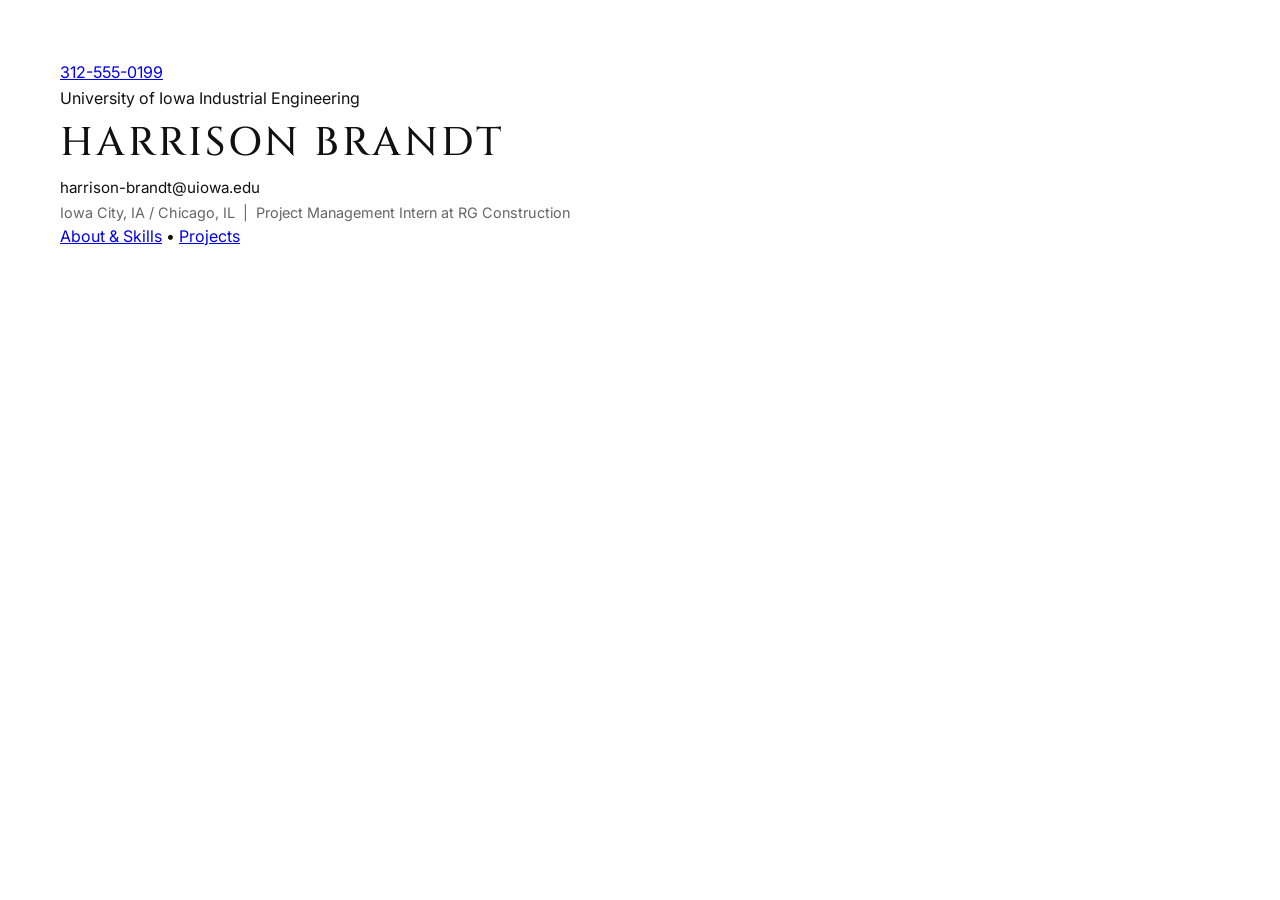
<file: index.html>
<!DOCTYPE html>
<html lang="en">
<head>
    <meta charset="UTF-8">
    <meta name="viewport" content="width=device-width, initial-scale=1.0">
    <title>Harrison Brandt</title>
    <link rel="stylesheet" href="style.css">
    <link rel="preconnect" href="https://fonts.googleapis.com">
    <link rel="preconnect" href="https://fonts.gstatic.com" crossorigin>
    <link href="https://fonts.googleapis.com/css2?family=Cinzel:wght@500;700&family=Inter:wght@300;400;500&display=swap" rel="stylesheet">
</head>
<body class="card-screen">

    <main class="card-wrapper">
        <!-- Top Row -->
        <div class="card-top">
            <div class="card-phone">
                <a href="tel:YOUR_PHONE_NUMBER">312-555-0199</a>
            </div>
            <div class="card-school">
                <span class="main-detail">University of Iowa</span>
                <span class="sub-detail">Industrial Engineering</span>
            </div>
        </div>

        <!-- Center Content (Name with Email directly below) -->
        <div class="card-center">
            <h1 class="person-name">Harrison Brandt</h1>
            <p class="person-email">
                <a href="mailto:harrison-brandt@uiowa.edu">harrison-brandt@uiowa.edu</a>
            </p>
        </div>

        <!-- Bottom Row -->
        <div class="card-bottom">
            <p class="bottom-line">
                Iowa City, IA / Chicago, IL &nbsp;|&nbsp; Project Management Intern at RG Construction
            </p>
            <p class="card-nav">
                <a href="about.html">About & Skills</a> &bull; <a href="projects.html">Projects</a>
            </p>
        </div>
    </main>

</body>
</html>
</file>
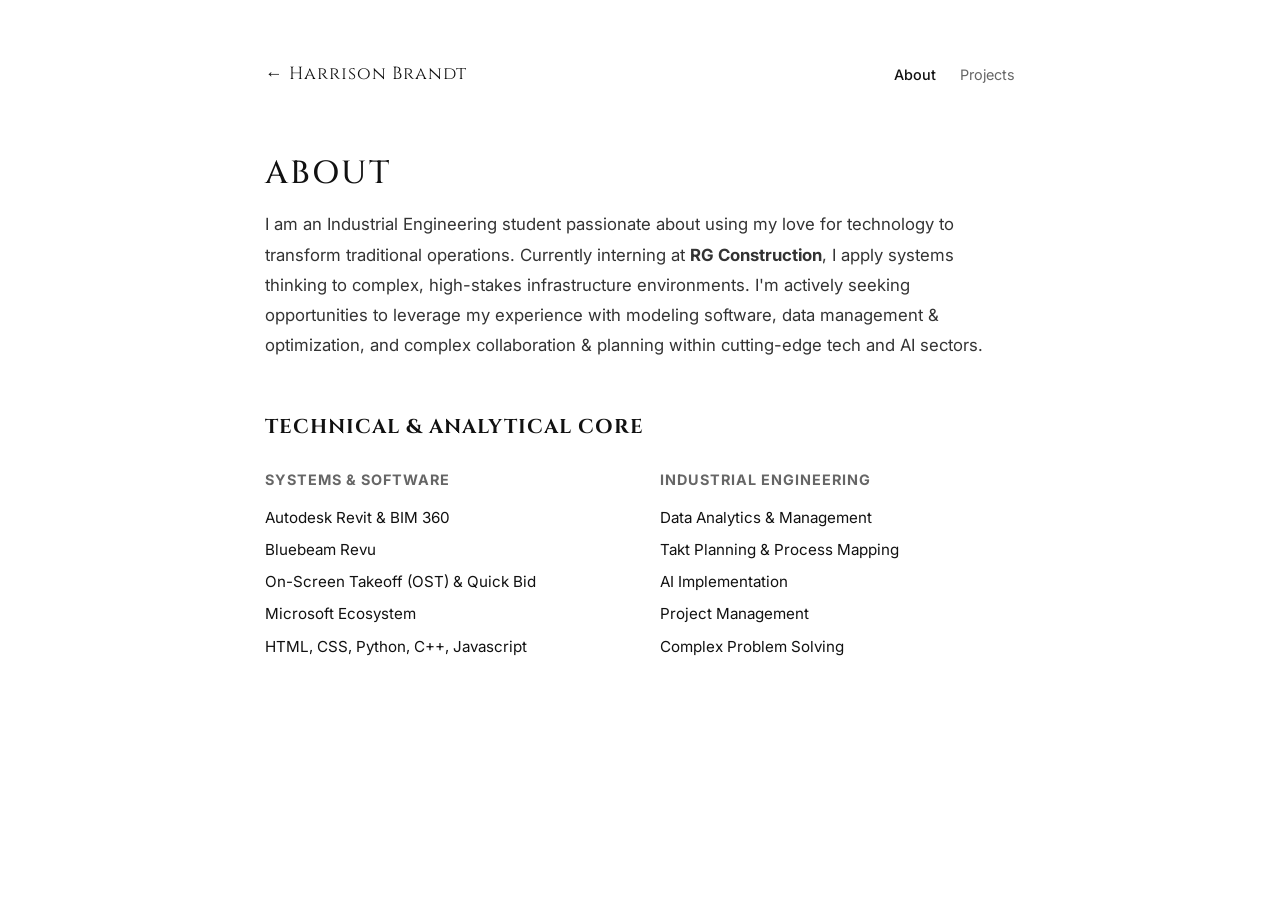
<file: about.html>
<!DOCTYPE html>
<html lang="en">
<head>
    <meta charset="UTF-8">
    <meta name="viewport" content="width=device-width, initial-scale=1.0">
    <title>About | Harrison Brandt</title>
    <link rel="stylesheet" href="style.css">
    <link rel="preconnect" href="https://fonts.googleapis.com">
    <link rel="preconnect" href="https://fonts.gstatic.com" crossorigin>
    <link href="https://fonts.googleapis.com/css2?family=Cinzel:wght@500;700&family=Inter:wght@300;400;500&display=swap" rel="stylesheet">
</head>
<body class="page-screen">

    <main class="minimal-container">
        <nav class="top-nav">
            <a href="index.html" class="back-link">&larr; Harrison Brandt</a>
            <div class="nav-links">
                <a href="about.html" class="active">About</a>
                <a href="projects.html">Projects</a>
            </div>
        </nav>

        <section class="minimal-section">
            <h1 class="page-title">About</h1>
            <p class="about-text">
                I am an Industrial Engineering student passionate about using my love for technology to transform traditional operations. Currently interning at <strong>RG Construction</strong>, I apply systems thinking to complex, high-stakes infrastructure environments. I'm actively seeking opportunities to leverage my experience with modeling software, data management & optimization, and complex collaboration & planning within cutting-edge tech and AI sectors.
            </p>
        </section>

        <section class="minimal-section">
            <h2 class="section-title">Technical & Analytical Core</h2>
            <div class="skills-grid">
                <div class="skill-col">
                    <h3>Systems & Software</h3>
                    <ul>
                        <li>Autodesk Revit & BIM 360</li>
                        <li>Bluebeam Revu</li>
                        <li>On-Screen Takeoff (OST) & Quick Bid</li>
                        <li>Microsoft Ecosystem</li>
                        <li>HTML, CSS, Python, C++, Javascript</li>
                    </ul>
                </div>
                <div class="skill-col">
                    <h3>Industrial Engineering</h3>
                    <ul>
                        <li>Data Analytics & Management</li>
                        <li>Takt Planning & Process Mapping</li>
                        <li>AI Implementation</li>
                        <li>Project Management</li>
                        <li>Complex Problem Solving</li>
                    </ul>
                </div>
            </div>
        </section>
    </main>

</body>
</html>
</file>
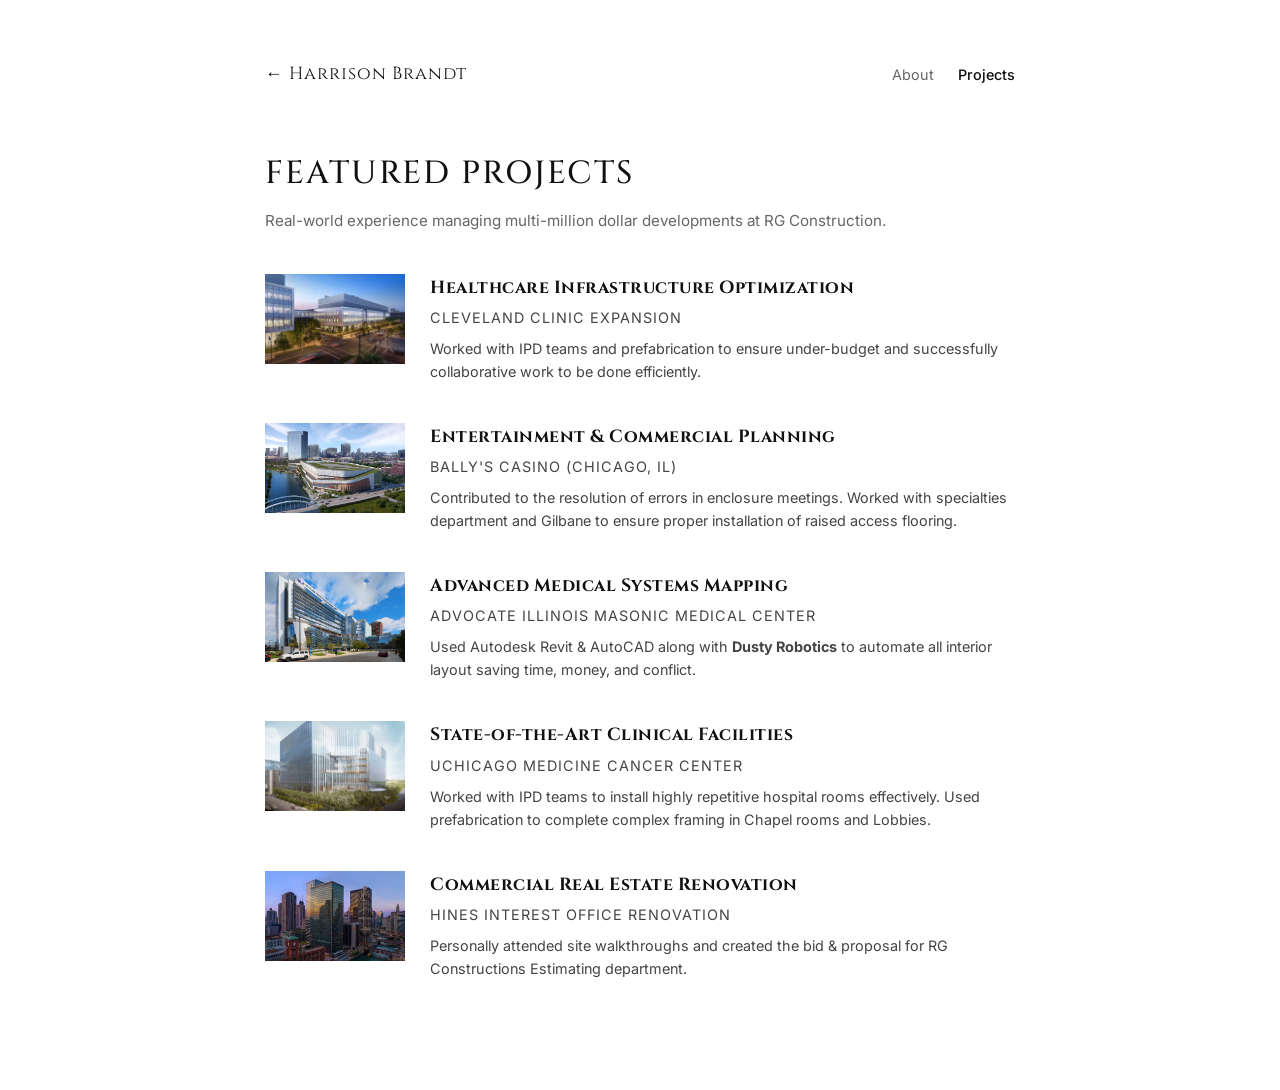
<file: projects.html>
<!DOCTYPE html>
<html lang="en">
<head>
    <meta charset="UTF-8">
    <meta name="viewport" content="width=device-width, initial-scale=1.0">
    <title>Projects | Harrison Brandt</title>
    <link rel="stylesheet" href="style.css">
    <link rel="preconnect" href="https://fonts.googleapis.com">
    <link rel="preconnect" href="https://fonts.gstatic.com" crossorigin>
    <link href="https://fonts.googleapis.com/css2?family=Cinzel:wght@500;700&family=Inter:wght@300;400;500&display=swap" rel="stylesheet">
</head>
<body class="page-screen">

    <main class="minimal-container">
        <nav class="top-nav">
            <a href="index.html" class="back-link">&larr; Harrison Brandt</a>
            <div class="nav-links">
                <a href="about.html">About</a>
                <a href="projects.html" class="active">Projects</a>
            </div>
        </nav>

        <section class="minimal-section">
            <h1 class="page-title">Featured Projects</h1>
            <p class="page-subtitle">Real-world experience managing multi-million dollar developments at RG Construction.</p>

            <div class="projects-list">
                
                <div class="project-item">
                    <div class="project-thumb">
                        <img src="ClevelandClinicExpansion.jpg" alt="Cleveland Clinic Expansion">
                    </div>
                    <div class="project-info">
                        <h3>Healthcare Infrastructure Optimization</h3>
                        <p class="project-meta">Cleveland Clinic Expansion</p>
                        <p>Worked with IPD teams and prefabrication to ensure under-budget and successfully collaborative work to be done efficiently.</p>
                    </div>
                </div>

                <div class="project-item">
                    <div class="project-thumb">
                        <img src="BallysRender.jpg" alt="Bally's Casino Chicago">
                    </div>
                    <div class="project-info">
                        <h3>Entertainment & Commercial Planning</h3>
                        <p class="project-meta">Bally's Casino (Chicago, IL)</p>
                        <p>Contributed to the resolution of errors in enclosure meetings. Worked with specialties department and Gilbane to ensure proper installation of raised access flooring.</p>
                    </div>
                </div>

                <div class="project-item">
                    <div class="project-thumb">
                        <img src="AdvocateCACExpansion25.jpg" alt="Advocate Illinois Masonic Medical Center">
                    </div>
                    <div class="project-info">
                        <h3>Advanced Medical Systems Mapping</h3>
                        <p class="project-meta">Advocate Illinois Masonic Medical Center</p>
                        <p>Used Autodesk Revit & AutoCAD along with <strong>Dusty Robotics</strong> to automate all interior layout saving time, money, and conflict.</p>
                    </div>
                </div>

                <div class="project-item">
                    <div class="project-thumb">
                        <img src="UCMCancerCenter.jpg" alt="UChicago Medicine Cancer Center">
                    </div>
                    <div class="project-info">
                        <h3>State-of-the-Art Clinical Facilities</h3>
                        <p class="project-meta">UChicago Medicine Cancer Center</p>
                        <p>Worked with IPD teams to install highly repetitive hospital rooms effectively. Used prefabrication to complete complex framing in Chapel rooms and Lobbies.</p>
                    </div>
                </div>

                <div class="project-item">
                    <div class="project-thumb">
                        <img src="HinesInterestOfficeRenovation.jpg" alt="Hines Interest Office Renovation">
                    </div>
                    <div class="project-info">
                        <h3>Commercial Real Estate Renovation</h3>
                        <p class="project-meta">Hines Interest Office Renovation</p>
                        <p>Personally attended site walkthroughs and created the bid & proposal for RG Constructions Estimating department.</p>
                    </div>
                </div>

            </div>
        </section>
    </main>

</body>
</html>
</file>
<file: style.css>
:root {
    --bg-color: #ffffff;
    --text-dark: #111111;
    --text-muted: #666666;
    --font-serif: 'Cinzel', serif;
    --font-sans: 'Inter', -apple-system, sans-serif;
}

* {
    box-sizing: border-box;
    margin: 0;
    padding: 0;
}

body {
    background-color: var(--bg-color);
    color: var(--text-dark);
    font-family: var(--font-sans);
    line-height: 1.6;
    -webkit-font-smoothing: antialiased;
}

/* ================= FRONT PAGE LAYOUT ================= */
.card-screen {
    height: 100vh;
    width: 100vw;
    overflow: hidden;
    position: relative;
    padding: 60px;
}

.card-layout {
    height: 100%;
    width: 100%;
    position: relative;
}

.top-left {
    position: absolute;
    top: 0;
    left: 0;
    font-size: 0.95rem;
}

.top-left a {
    color: var(--text-dark);
    text-decoration: none;
}

.top-right {
    position: absolute;
    top: 0;
    right: 0;
    text-align: right;
    display: flex;
    flex-direction: column;
}

.top-right .main-detail {
    font-family: var(--font-serif);
    font-size: 1.05rem;
    color: var(--text-dark);
}

.top-right .sub-detail {
    font-size: 0.85rem;
    color: var(--text-muted);
}

.center-content {
    position: absolute;
    top: 50%;
    left: 50%;
    transform: translate(-50%, -50%);
    text-align: center;
    width: 100%;
    display: flex;
    align-items: baseline;
    justify-content: center;
    gap: 15px;
    flex-wrap: wrap;
}

.person-name {
    font-family: var(--font-serif);
    font-size: 2.5rem;
    font-weight: 500;
    letter-spacing: 3px;
    text-transform: uppercase;
}

.person-email a {
    font-size: 0.95rem;
    color: var(--text-dark);
    text-decoration: none;
}

.bottom-content {
    position: absolute;
    bottom: 0;
    left: 0;
    width: 100%;
    text-align: center;
}

.bottom-line {
    font-size: 0.9rem;
    color: var(--text-muted);
}

.bottom-line a {
    color: var(--text-dark);
    text-decoration: none;
    font-weight: 500;
}

.bottom-line a:hover {
    text-decoration: underline;
}

/* ================= INNER PAGES ================= */
.page-screen {
    padding: 60px 20px;
}

.minimal-container {
    max-width: 750px;
    margin: 0 auto;
}

.top-nav {
    display: flex;
    justify-content: space-between;
    align-items: center;
    margin-bottom: 60px;
    font-size: 0.9rem;
}

.back-link {
    font-family: var(--font-serif);
    color: var(--text-dark);
    text-decoration: none;
    font-size: 1.1rem;
    letter-spacing: 1px;
}

.nav-links a {
    color: var(--text-muted);
    text-decoration: none;
    margin-left: 20px;
}

.nav-links a.active, .nav-links a:hover {
    color: var(--text-dark);
    font-weight: 500;
}

.minimal-section {
    margin-bottom: 50px;
}

.page-title {
    font-family: var(--font-serif);
    font-size: 2rem;
    font-weight: 500;
    letter-spacing: 2px;
    margin-bottom: 10px;
    text-transform: uppercase;
}

.page-subtitle {
    color: var(--text-muted);
    font-size: 0.95rem;
    margin-bottom: 40px;
}

.about-text {
    font-size: 1.05rem;
    color: #333333;
    line-height: 1.8;
}

.section-title {
    font-family: var(--font-serif);
    font-size: 1.25rem;
    letter-spacing: 1px;
    margin-bottom: 25px;
    text-transform: uppercase;
}

.skills-grid {
    display: flex;
    gap: 40px;
    flex-wrap: wrap;
}

.skill-col {
    flex: 1;
    min-width: 250px;
}

.skill-col h3 {
    font-size: 0.9rem;
    text-transform: uppercase;
    letter-spacing: 1px;
    color: var(--text-muted);
    margin-bottom: 15px;
}

.skill-col ul {
    list-style: none;
}

.skill-col li {
    font-size: 0.95rem;
    color: var(--text-dark);
    margin-bottom: 8px;
}

/* Projects List Layout */
.projects-list {
    display: flex;
    flex-direction: column;
    gap: 40px;
}

.project-item {
    display: flex;
    gap: 25px;
    align-items: flex-start;
}

.project-thumb {
    width: 140px;
    height: 90px;
    flex-shrink: 0;
    overflow: hidden;
    background: #f4f4f4;
}

.project-thumb img {
    width: 100%;
    height: 100%;
    object-fit: cover;
}

.project-info h3 {
    font-family: var(--font-serif);
    font-size: 1.1rem;
    letter-spacing: 0.5px;
    margin-bottom: 4px;
}

.project-meta {
    font-size: 0.8rem;
    color: var(--text-muted);
    text-transform: uppercase;
    letter-spacing: 1px;
    margin-bottom: 8px;
}

.project-info p {
    font-size: 0.9rem;
    color: #444444;
}

/* Mobile Responsiveness */
@media (max-width: 768px) {
    .card-screen { padding: 30px 20px; }
    .center-content { flex-direction: column; gap: 5px; }
    .person-name { font-size: 1.8rem; }
    .project-item { flex-direction: column; gap: 12px; }
    .project-thumb { width: 100%; height: 160px; }
}
</file>
